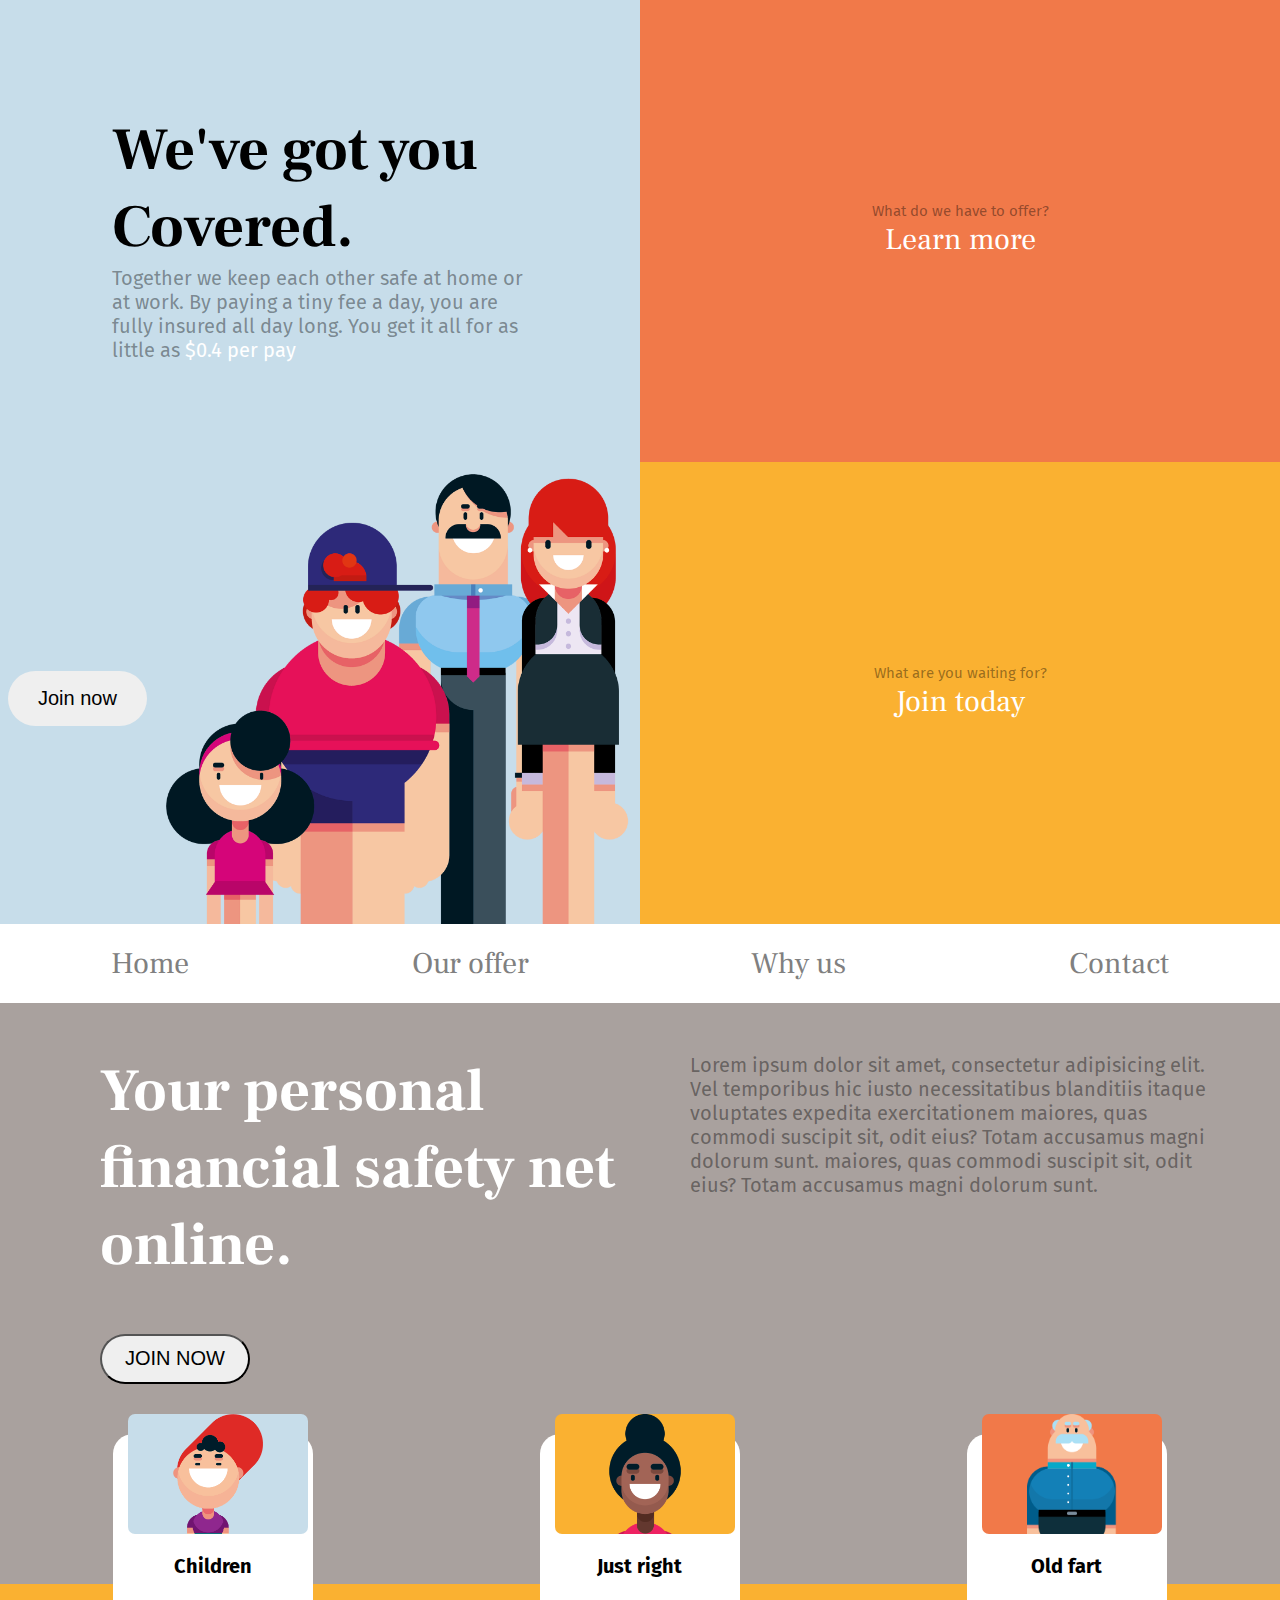
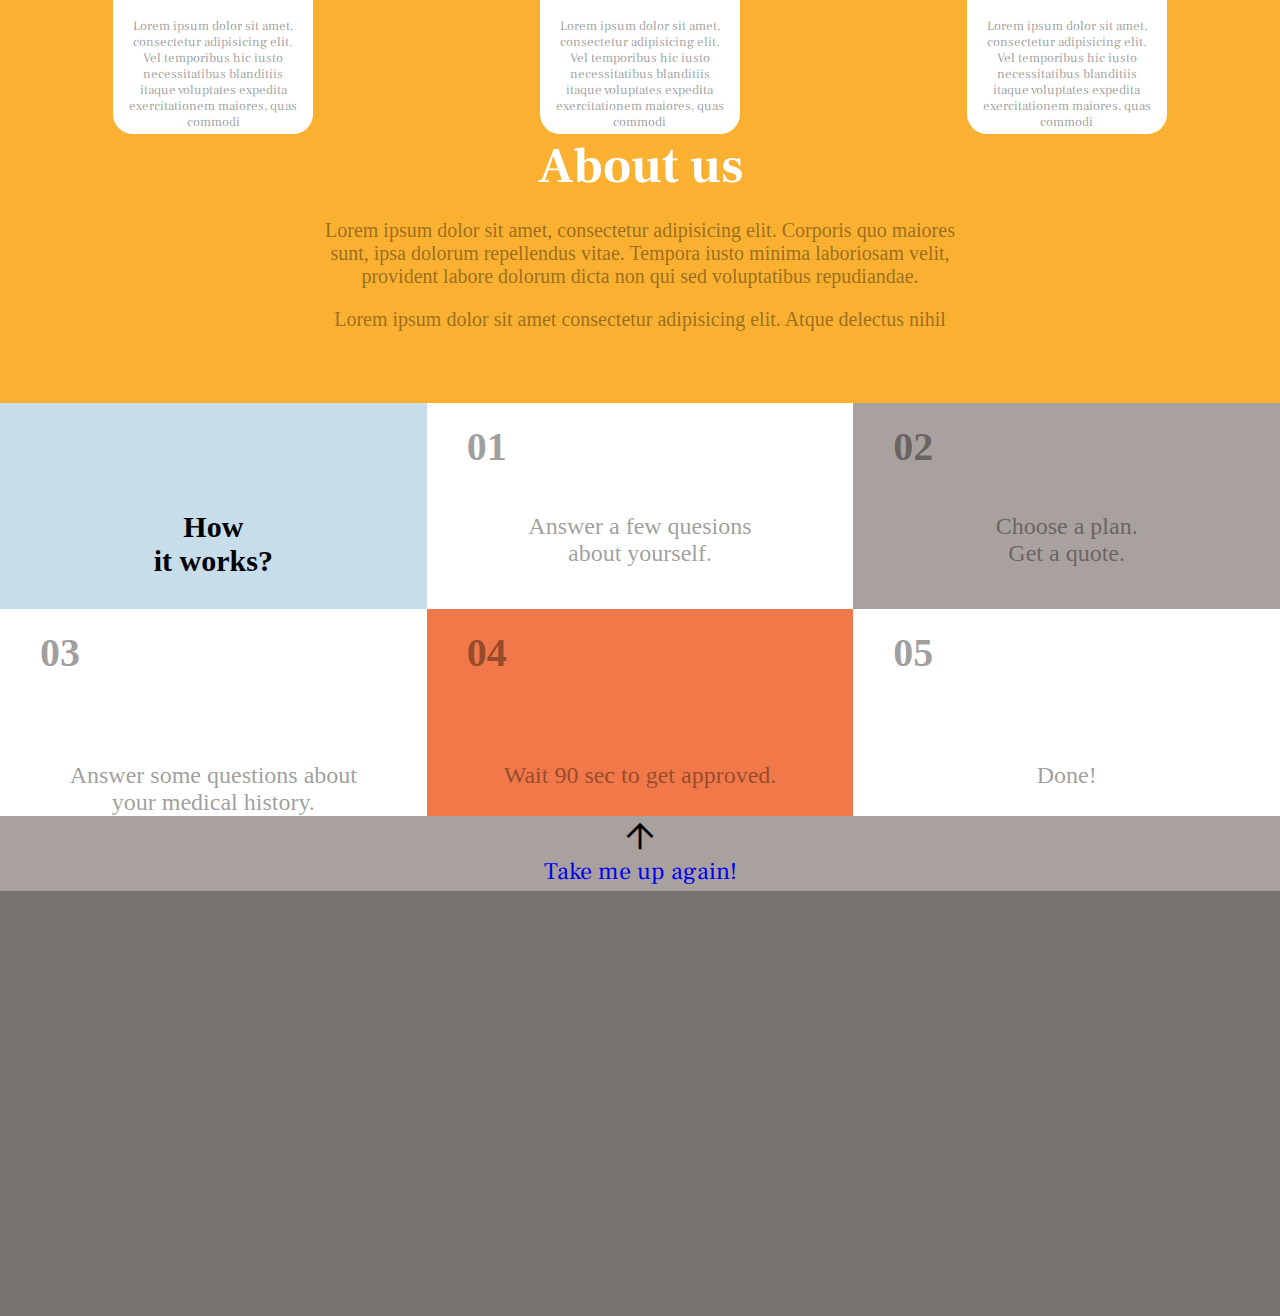
<file: index.html>
<!DOCTYPE html>
<html lang="en">
  <head>
    <meta charset="UTF-8" />
    <meta name="viewport" content="width=device-width, initial-scale=1.0" />
    <link rel="stylesheet" href="style/style.css" />
    <link rel="preconnect" href="https://fonts.googleapis.com" />
    <link rel="preconnect" href="https://fonts.gstatic.com" crossorigin />
    <link
      href="https://fonts.googleapis.com/css2?family=Frank+Ruhl+Libre:wght@500&family=Kaushan+Script&display=swap"
      rel="stylesheet"
    />
    <link
      href="https://fonts.googleapis.com/css2?family=Fira+Sans&family=Frank+Ruhl+Libre:wght@500&family=Kaushan+Script&display=swap"
      rel="stylesheet"
    />
    <link rel="stylesheet" href="https://fonts.googleapis.com/css2?family=Material+Symbols+Outlined:opsz,wght,FILL,GRAD@24,400,0,0" />
    <title>Document</title>
  </head>
  <body>
    <section class="header">
      <div class="part-1">
        <div class="info-part-1">
          <h2>We&#39;ve got you Covered.</h2>
          <p class="information">
            Together we keep each other safe at home or at work. By paying a
            tiny fee a day, you are fully insured all day long. You get it all
            for as little as
            <span class="extra-information">&#36;0.4 per pay</span>
          </p>
        </div>
        <div class="button-image">
          <button class="button">Join now</button>
          <img class="image" src="./img/family.png" />
        </div>
      </div>
      <div class="part-2">
        <p class="info-part-2">What do we have to offer?</p>
        <a class="info-link" href="#">Learn more</a>
      </div>
      <div class="part-3">
        <p class="info-part-3">What are you waiting for?</p>
        <a class="info-link" href="#">Join today</a>
      </div>
    </section>
    <nav>
      <a href="index.html">Home</a>
      <a href="#">Our offer</a>
      <a href="#">Why us</a>
      <a href="contact.html">Contact</a>
    </nav>
    <section class="middle-part">
      <div class="item1">
        <h1>Your personal financial safety net online.</h1>
        <button class="join-button">JOIN NOW</button>
      </div>
      <div class="item2">
        <div class="info">
          <p>
            Lorem ipsum dolor sit amet, consectetur adipisicing elit. Vel
            temporibus hic iusto necessitatibus blanditiis itaque voluptates
            expedita exercitationem maiores, quas commodi suscipit sit, odit
            eius? Totam accusamus magni dolorum sunt. maiores, quas commodi
            suscipit sit, odit eius? Totam accusamus magni dolorum sunt.
          </p>
        </div>
      </div>
      <div class="cards">
        <div class="card1">
          <div class="card-img">
            <img src="img/child.png" alt="kid wearing a baseball hat" />
          </div>
          <h1>Children</h1>
          <p>
            Lorem ipsum dolor sit amet, consectetur adipisicing elit. Vel
            temporibus hic iusto necessitatibus blanditiis itaque voluptates
            expedita exercitationem maiores, quas commodi
          </p>
        </div>
        <div class="card2">
          <div class="card-img">
            <img src="img/adult.png" alt="an adult person" />
          </div>
          <h1>Just right</h1>
          <p>
            Lorem ipsum dolor sit amet, consectetur adipisicing elit. Vel
            temporibus hic iusto necessitatibus blanditiis itaque voluptates
            expedita exercitationem maiores, quas commodi
          </p>
        </div>
        <div class="card3">
          <div class="card-img">
            <img src="img/old.png" alt="old man in a uniform" />
          </div>
          <h1>Old fart</h1>
          <p>
            Lorem ipsum dolor sit amet, consectetur adipisicing elit. Vel
            temporibus hic iusto necessitatibus blanditiis itaque voluptates
            expedita exercitationem maiores, quas commodi
          </p>
        </div>
      </div>
      <div class="item3">
        <div class="info">
          <h1>About us</h1>
          <p>
            Lorem ipsum dolor sit amet, consectetur adipisicing elit. Corporis
            quo maiores sunt, ipsa dolorum repellendus vitae. Tempora iusto
            minima laboriosam velit, provident labore dolorum dicta non qui sed
            voluptatibus repudiandae.
          </p>
          <p>
            Lorem ipsum dolor sit amet consectetur adipisicing elit. Atque
            delectus nihil
          </p>
        </div>
      </div>
    </section>
    <section class="bottom-part">
        <div class="item0">
          <h1>How<br />it works?</h1>
        </div>
        <div class="item1">
          <h1>01</h1>
          <p>Answer a few quesions<br />about yourself.</p>
        </div>
        <div class="item2">
          <h1>02</h1>
          <p>Choose a plan.<br />Get a quote.</p>
        </div>
        <div class="item3">
          <h1>03</h1>
          <p>Answer some questions about<br />your medical history.</p>
        </div>
        <div class="item4">
          <h1>04</h1>
          <p>Wait 90 sec to get approved.</p>
        </div>
        <div class="item5">
          <h1>05</h1>
          <p>Done!</p>
        </div>
    </section>
    <footer>
        <div class="up-arrow">
          <span class="material-symbols-outlined">
            arrow_upward
            </span>
            <a href="#top">Take me up again!</a>
        </div>
    </footer>
  </body>
</html>
</file>
<file: style/style.css>
@import url(./header.css);
@import url(./nav.css);
@import url(./middle.css);
@import url(./bottom.css);
* {
  box-sizing: border-box;
  margin: 0;
}

html {
  --orange_color: #f17949;
  --darkYellow_color: #fab131;
  --lightBlue_color: #c7ddea;
  --khaki_color: #a9a19e;
}
@media screen and (max-width: 600px) {
  .header {
    display: flex;
    flex-direction: column;
  }
  .button-image {
    display: flex;
    flex-direction: column;
    align-items: center;
    justify-content: space-around;
  }
  .info-part-1 {
    margin: 1rem;
    padding: 1rem;
  }
  .button-image img {
    padding-top: 30px;
    max-height: 85vh;
  }
  .part-2,
  .part-3 {
    height: 300px;
  }
  nav {
    height: 0px;
  }
  .middle-part {
    height: 3000px;
    background-color: var(--khaki_color);
    display: flex;
    flex-direction: column;
  }
  .middle-part .item1 .join-button {
    display: none;
  }
  .cards {
    display: flex;
    flex-direction: column;
    justify-content: center;
    align-items: center;
    background: var(--khaki_color);
  }
  .cards .card1, .card2 , .card3 {
    background-color: white;
    width: 75vw;
    height: 600px;
    border-radius: 20px;
    text-align: center;
    margin-top: 50px;
  }
  .cards h1 {
    font-family: "Fira Sans", serif;
    color: #000;
    font-size: 40px;
    padding-top: 20px;
  }
  
  .cards p {
    font-family: "Frank Ruhl Libre", serif;
    font-size: 18px;
    padding: 40px 15px;
  }
  .middle-part .item3 {
  display: flex;
  flex-direction: column;
  }
    
  .middle-part .item3 p {
    font-size: 18px;
    padding-left: 25%;
    padding-right: 25%;
    padding-top: 20px;
    padding-bottom: 20px;
  }
  .bottom-part {
    display: flex;
    flex-direction: column;
  }
  .bottom-part .item0 {
    background-color:var(--lightBlue_color);
  }
  
  .bottom-part .item0 h1 {
    color: black;
    font-size: 80px;
    text-align: center;
    padding-top: 10%;
    padding-bottom: 10%;
  }
  
  
  .bottom-part .item1 h1 {
    font-size: 60px;
    padding-top: 20px;
    padding-left: 40px;
  }
  
  .bottom-part .item1 p {
    font-size: 40px;
    padding-top: 10%;
    padding-bottom: 10%;
    text-align: center;
    color: #000;
  }
  
  
  .bottom-part .item2 h1 {
    font-size: 60px;
    padding-top: 20px;
    padding-left: 40px;
  }
  
  .bottom-part .item2 p {
    font-size: 40px;
    padding-top: 10%;
    padding-bottom: 10%;
    text-align: center;
    color: #000;
  }
  
  .bottom-part .item3 {
    background-color: white;
  }
  
  .bottom-part .item3 h1 {
    font-size: 60px;
    padding-top: 20px;
    padding-left: 40px;
  }
  
  .bottom-part .item3 p {
    font-size: 40px;
    padding-top: 10%;
    padding-bottom: 10%;
    text-align: center;
    color: #000;
  }
  
  .bottom-part .item4 {
    background-color: var(--orange_color);
  }
  
  .bottom-part .item4 h1 {
    font-size: 60px;
    padding-top: 20px;
    padding-left: 40px;
  }
  
  .bottom-part .item4 p {
    font-size: 40px;
    padding-top: 10%;
    padding-bottom: 10%;
    text-align: center;
    color: #000;
  }
  
  .bottom-part .item5 {
    background-color: white;
  }
  
  .bottom-part .item5 h1 {
    font-size: 60px;
    padding-top: 20px;
    padding-left: 40px;
  }
  
  .bottom-part .item5 p {
    font-size: 40px;
    padding-top: 10%;
    padding-bottom: 10%;
    text-align: center;
    color: #000;
  }
  footer .up-arrow { 
    display:none;
  }
}
</file>
